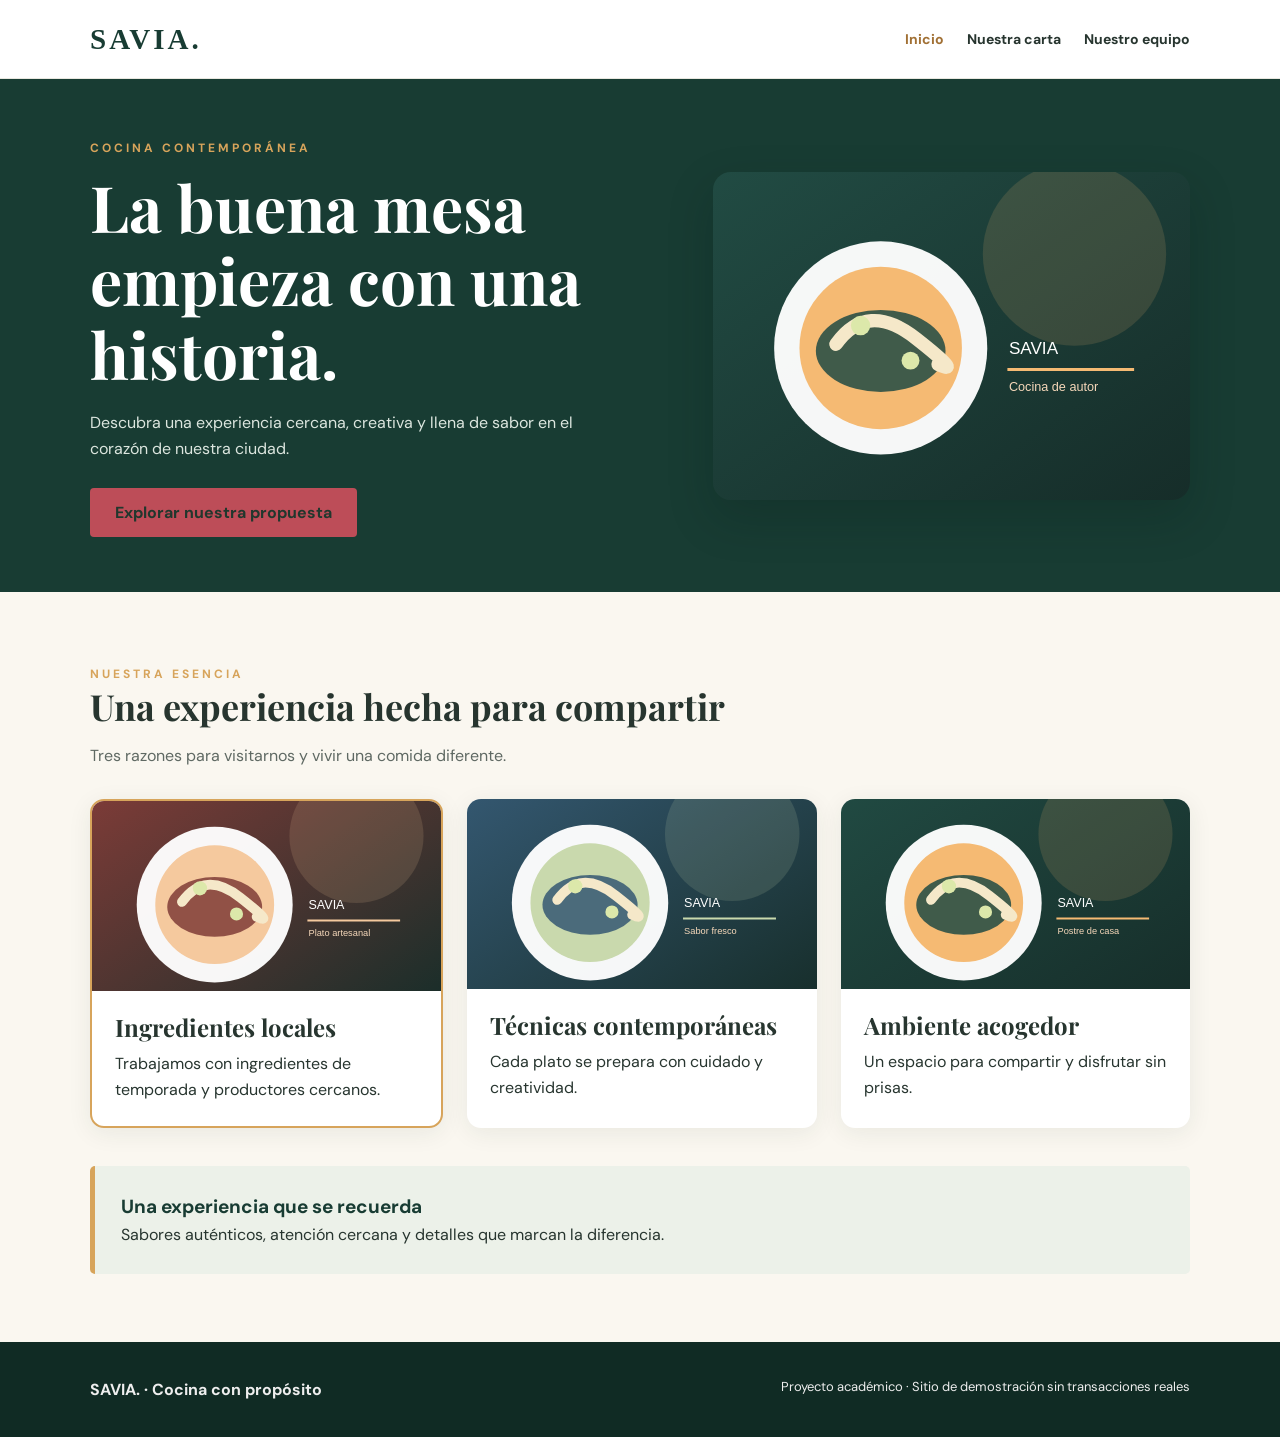
<file: index.html>
<!doctype html>
<html lang="es">
  <head>
    <meta charset="utf-8" />
    <meta content="width=device-width, initial-scale=1.0" name="viewport" />
    <title>SAVIA | Inicio</title>
    <link href="css/styles.css" rel="stylesheet" />
  </head>
  <body>
    <header class="site-header">
      <div class="container nav-inner">
        <a class="logo" href="index.html"> SAVIA. </a>
        <nav aria-label="Navegaci&oacute;n principal" class="nav-links">
          <a aria-current="page" href="index.html"> Inicio </a>
          <a class="nav-contact" href="pages/carta.html"> Nuestra carta </a>
          <a class="nav-contact" href="pages/equipo.html"> Nuestro equipo </a>
        </nav>
      </div>
    </header>

    <main>
      <section class="hero">
        <div class="container hero-grid">
          <div>
            <span class="eyebrow"> Cocina contempor&aacute;nea </span>
            <h1>La buena mesa empieza con una historia.</h1>
            <p>
              Descubra una experiencia cercana, creativa y llena de sabor en el
              coraz&oacute;n de nuestra ciudad.
            </p>
            <a class="btn" href="pages/carta.html" id="hero-action">
              Explorar nuestra propuesta
            </a>
          </div>
          <img
            alt="Ilustraci&oacute;n de gastronom&iacute;a Savia"
            src="images/hero.svg"
          />
        </div>
      </section>
      <section class="section container">
        <div class="section-heading">
          <span class="eyebrow"> Nuestra esencia </span>
          <h2>Una experiencia hecha para compartir</h2>
          <p class="muted">
            Tres razones para visitarnos y vivir una comida diferente.
          </p>
        </div>
        <div class="feature-layout">
          <article class="tile card-highlight">
            <img
              alt="Presentaci&oacute;n gastron&oacute;mica 1"
              src="images/plato-1.svg"
            />
            <div class="tile-copy">
              <h3>Ingredientes locales</h3>
              <p>
                Trabajamos con ingredientes de temporada y productores cercanos.
              </p>
            </div>
          </article>
          <article class="tile">
            <img
              alt="Presentaci&oacute;n gastron&oacute;mica 2"
              src="images/plato-2.svg"
            />
            <div class="tile-copy">
              <h3>T&eacute;cnicas contempor&aacute;neas</h3>
              <p>Cada plato se prepara con cuidado y creatividad.</p>
            </div>
          </article>
          <article class="tile">
            <img
              alt="Presentaci&oacute;n gastron&oacute;mica 3"
              src="images/plato-3.svg"
            />
            <div class="tile-copy">
              <h3>Ambiente acogedor</h3>
              <p>Un espacio para compartir y disfrutar sin prisas.</p>
            </div>
          </article>
        </div>
        <div class="statement">
          <p class="statement-title" id="statement-title">
            Una experiencia que se recuerda
          </p>
          <p>
            Sabores aut&eacute;nticos, atenci&oacute;n cercana y detalles que
            marcan la diferencia.
          </p>
        </div>
      </section>
    </main>
    <footer class="site-footer">
      <div class="container footer-inner">
        <strong> SAVIA. &middot; Cocina con prop&oacute;sito </strong>
        <p>
          Proyecto acad&eacute;mico &middot; Sitio de demostraci&oacute;n sin
          transacciones reales
        </p>
      </div>
    </footer>
  </body>
</html>
</file>
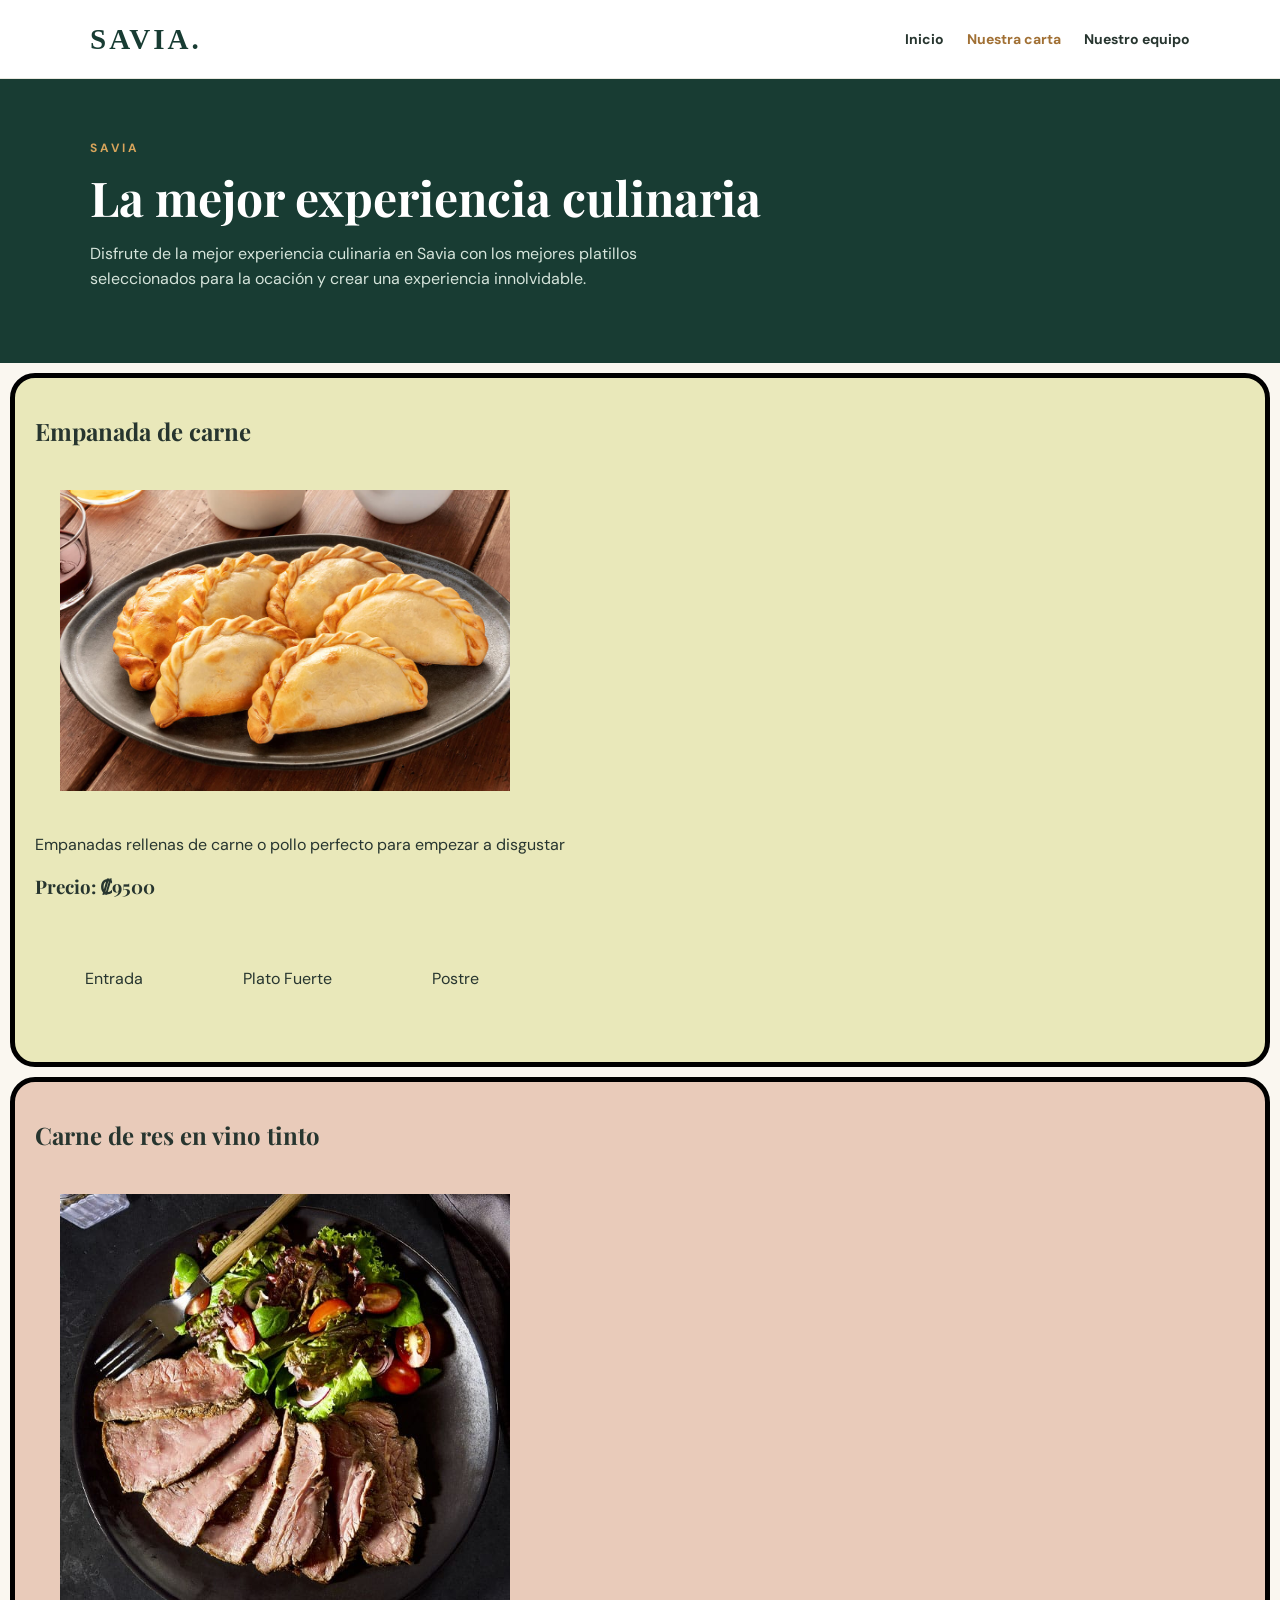
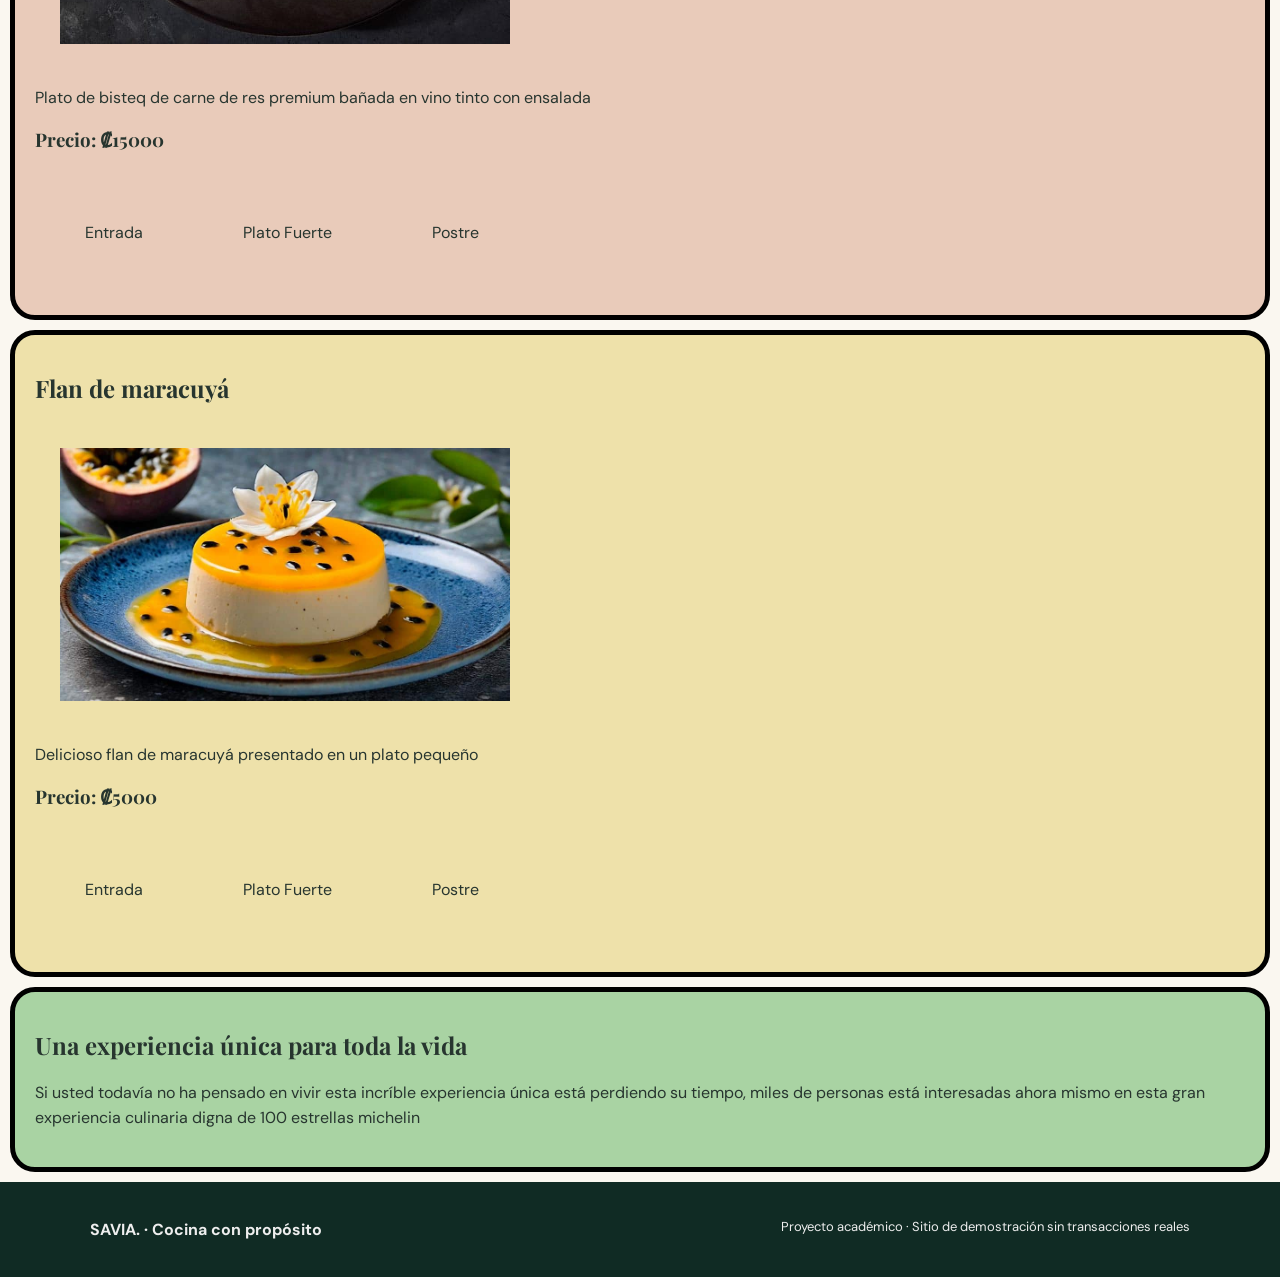
<file: pages/carta.html>
<!doctype html>
<html lang="en">
  <head>
    <meta charset="UTF-8" />
    <meta name="viewport" content="width=device-width, initial-scale=1.0" />
    <title>Carta</title>
    <link href="../css/styles.css" rel="stylesheet" />
    <link href="../css/carta.css" rel="stylesheet" />
  </head>
  <main>
    <body>
      <header class="site-header">
        <div class="container nav-inner">
          <a class="logo" href="../index.html"> SAVIA. </a>
          <nav aria-label="Navegaci&oacute;n principal" class="nav-links">
            <a href="../index.html"> Inicio </a>
            <a class="nav-contact" aria-current="page" href="carta.html"> Nuestra carta </a>
            <a class="nav-contact" href="equipo.html"> Nuestro equipo </a>
          </nav>
        </div>
      </header>

      <section class="page-hero">
        <div class="container">
          <span class="eyebrow"> SAVIA </span>
          <h1>La mejor experiencia culinaria</h1>
          <p>
            Disfrute de la mejor experiencia culinaria en Savia con los mejores
            platillos seleccionados para la ocación y crear una experiencia
            innolvidable.
          </p>
        </div>
      </section>

      <div class="experiencia">
        <div class="entrada" id="entrada">
          <h2>Empanada de carne</h2>
          <img src="../images/empanada.jpg" alt="empanada" />
          <p>
            Empanadas rellenas de carne o pollo perfecto para empezar a
            disgustar
          </p>
          <h3>Precio: ₡9500</h3>
          <nav class="platos">
            <a href="#entrada">Entrada</a>
            <a href="#plato-fuerte">Plato Fuerte</a>
            <a href="#postre">Postre</a>
          </nav>
        </div>

        <div class="plato-fuerte" id="plato-fuerte">
          <h2>Carne de res en vino tinto</h2>
          <img src="../images/res.jpg" alt="carne de res" />
          <p>
            Plato de bisteq de carne de res premium bañada en vino tinto con
            ensalada
          </p>
          <h3>Precio: ₡15000</h3>
          <nav class="platos">
            <a href="#entrada">Entrada</a>
            <a href="#plato-fuerte">Plato Fuerte</a>
            <a href="#postre">Postre</a>
          </nav>
        </div>

        <div class="postre" id="postre">
          <h2>Flan de maracuyá</h2>
          <img src="../images/maracuya.jpg" alt="maracuya" />
          <p>Delicioso flan de maracuyá presentado en un plato pequeño</p>
          <h3>Precio: ₡5000</h3>
          <nav class="platos">
            <a href="#entrada">Entrada</a>
            <a href="#plato-fuerte">Plato Fuerte</a>
            <a href="#postre">Postre</a>
          </nav>
        </div>

        <div class="final">
          <h2>Una experiencia única para toda la vida</h2>
          <p>Si usted todavía no ha pensado en vivir esta incríble experiencia única está perdiendo su tiempo, miles de personas está interesadas ahora mismo en esta gran experiencia culinaria digna de 100 estrellas michelin</p>
        </div>
      </div>
    </body>
  </main>
  <footer class="site-footer">
    <div class="container footer-inner">
      <strong> SAVIA. &middot; Cocina con prop&oacute;sito </strong>
      <p>
        Proyecto acad&eacute;mico &middot; Sitio de demostraci&oacute;n sin
        transacciones reales
      </p>
    </div>
  </footer>
</html>
</file>
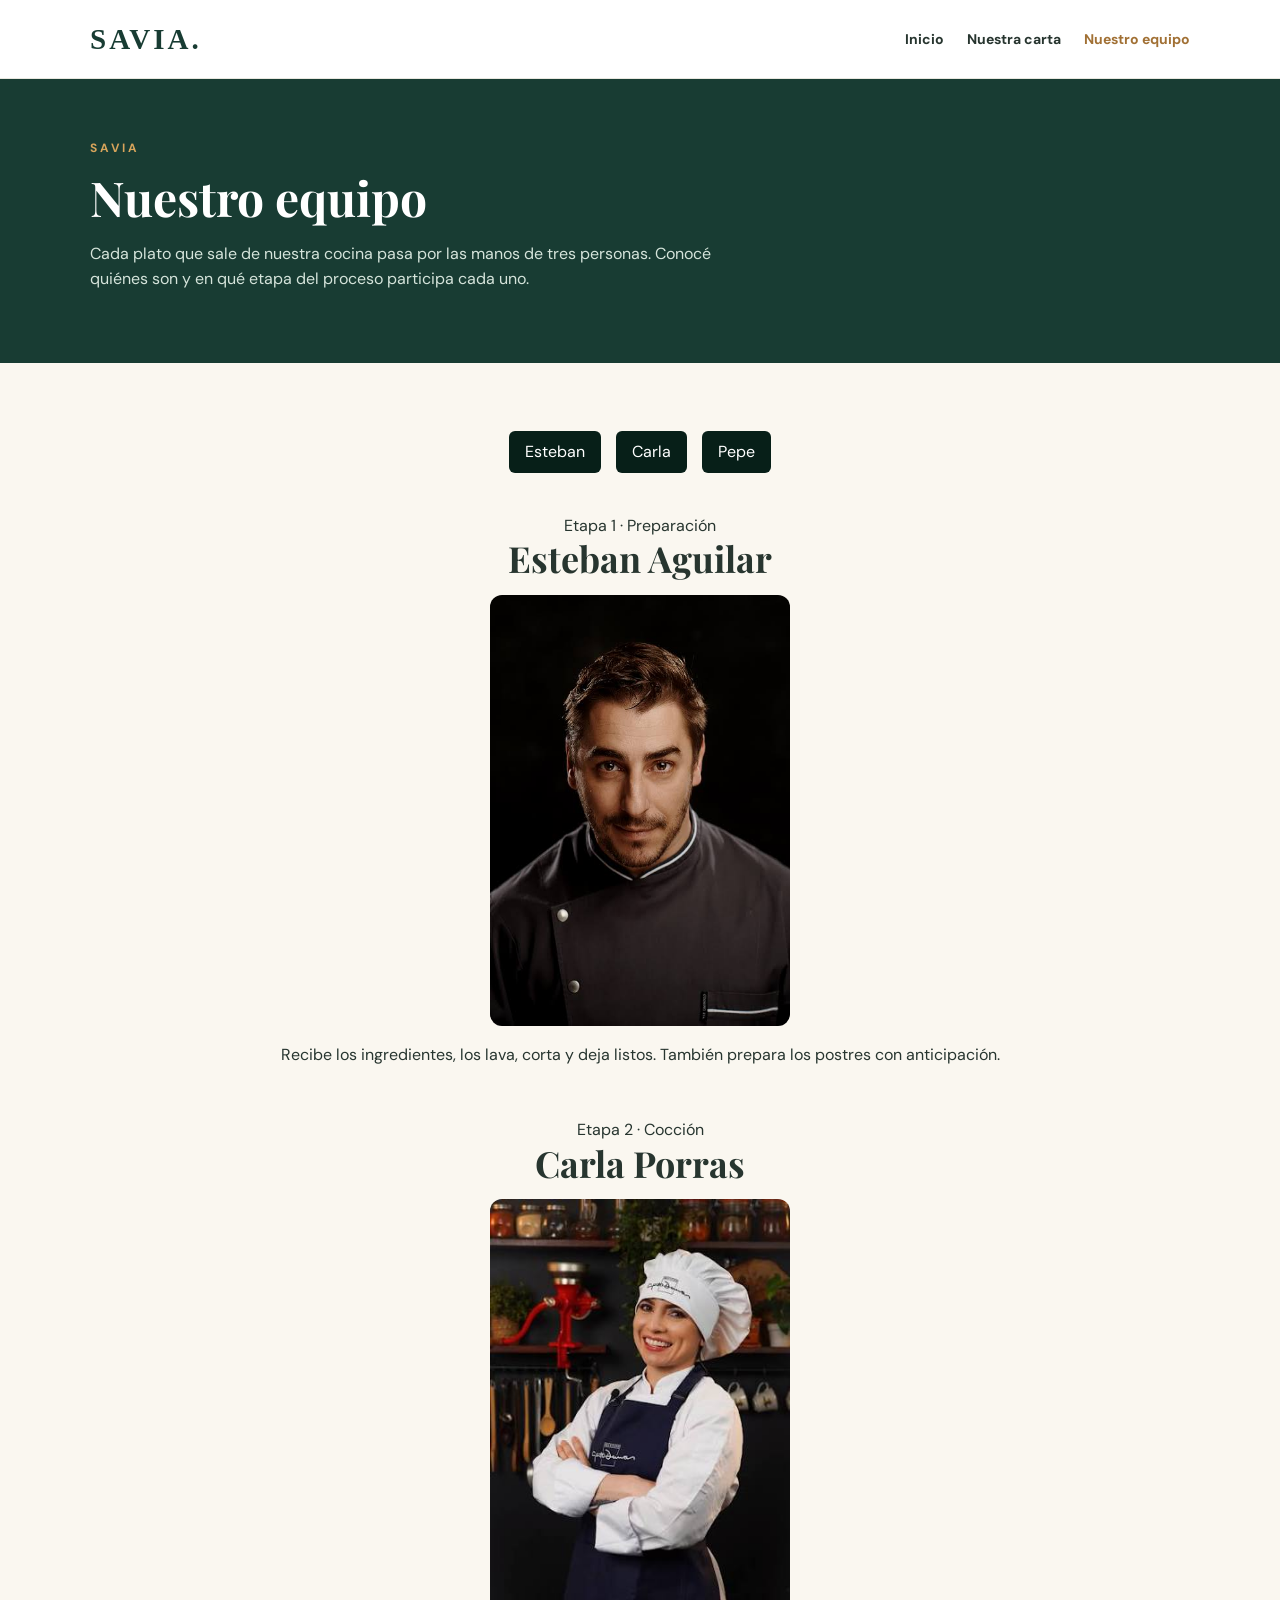
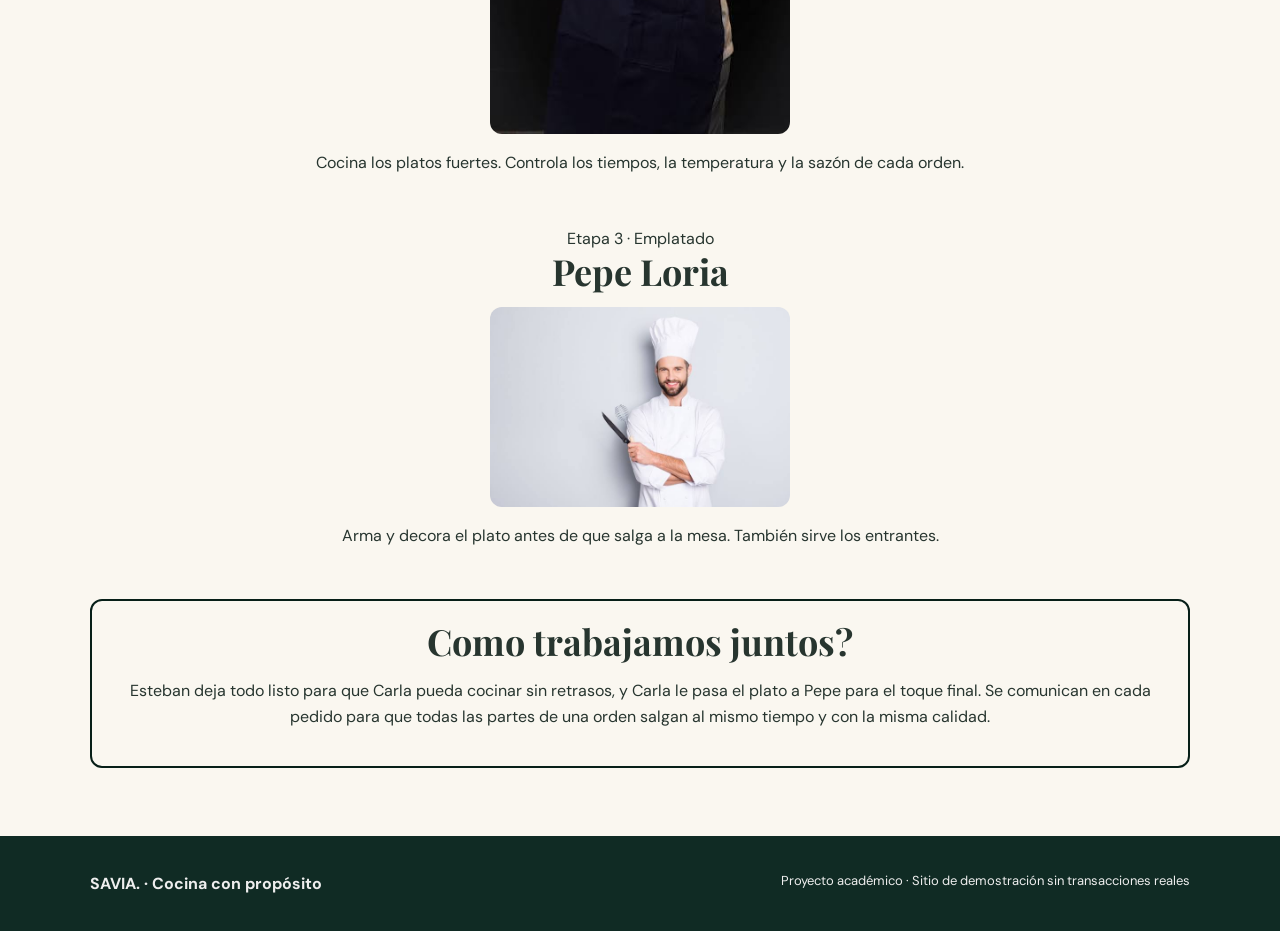
<file: pages/equipo.html>
<!doctype html>
<html lang="es">
  <head>
    <meta charset="utf-8" />
    <meta content="width=device-width, initial-scale=1.0" name="viewport" />
    <title>SAVIA | Nuestro equipo</title>
    <link href="../css/styles.css" rel="stylesheet" />
    <link href="../css/equipo.css" rel="stylesheet" />
  </head>
  <body>
    <header class="site-header">
      <div class="container nav-inner">
        <a class="logo" href="../index.html"> SAVIA. </a>
        <nav aria-label="Navegaci&oacute;n principal" class="nav-links">
          <a href="../index.html"> Inicio </a>
          <a class="nav-contact" href="carta.html"> Nuestra carta </a>
          <a class="nav-contact" aria-current="page" href="equipo.html">
            Nuestro equipo
          </a>
        </nav>
      </div>
    </header>

    <section class="page-hero">
      <div class="container">
        <span class="eyebrow"> SAVIA </span>
        <h1>Nuestro equipo</h1>
        <p>
          Cada plato que sale de nuestra cocina pasa por las manos de tres
          personas. Conoc&eacute; qui&eacute;nes son y en qu&eacute; etapa del
          proceso participa cada uno.
        </p>
      </div>
    </section>

    <main class="section container">
      <nav class="equipo-nav" aria-label="Integrantes del equipo">
        <a href="#esteban">Esteban</a>
        <a href="#carla">Carla</a>
        <a href="#pepe">Pepe</a>
      </nav>

      <section id="esteban" class="integrante">
        <span class="etapa">Etapa 1 &middot; Preparaci&oacute;n</span>
        <h2>Esteban Aguilar</h2>
        <img
          src="../Cocinero postres.jpg"
          alt="Esteban Aguilar, encargado de postres"
        />
        <p>
          Recibe los ingredientes, los lava, corta y deja listos. Tambi&eacute;n
          prepara los postres con anticipaci&oacute;n.
        </p>
      </section>

      <section id="carla" class="integrante">
        <span class="etapa">Etapa 2 &middot; Cocci&oacute;n</span>
        <h2>Carla Porras</h2>
        <img
          src="../Platos fuertes.jpg"
          alt="Carla Porras, encargada de platos fuertes"
        />
        <p>
          Cocina los platos fuertes. Controla los tiempos, la temperatura y la
          saz&oacute;n de cada orden.
        </p>
      </section>

      <section id="pepe" class="integrante">
        <span class="etapa">Etapa 3 &middot; Emplatado</span>
        <h2>Pepe Loria</h2>
        <img src="../Entrantes.jpg" alt="Pepe Loria, encargado de entrantes" />
        <p>
          Arma y decora el plato antes de que salga a la mesa. Tambi&eacute;n
          sirve los entrantes.
        </p>
      </section>

      <section class="colaboracion">
        <h2>Como trabajamos juntos?</h2>
        <p>
          Esteban deja todo listo para que Carla pueda cocinar sin retrasos, y
          Carla le pasa el plato a Pepe para el toque final. Se comunican en
          cada pedido para que todas las partes de una orden salgan al mismo
          tiempo y con la misma calidad.
        </p>
      </section>
    </main>

    <footer class="site-footer">
      <div class="container footer-inner">
        <strong> SAVIA. &middot; Cocina con prop&oacute;sito </strong>
        <p>
          Proyecto acad&eacute;mico &middot; Sitio de demostraci&oacute;n sin
          transacciones reales
        </p>
      </div>
    </footer>
  </body>
</html>
</file>
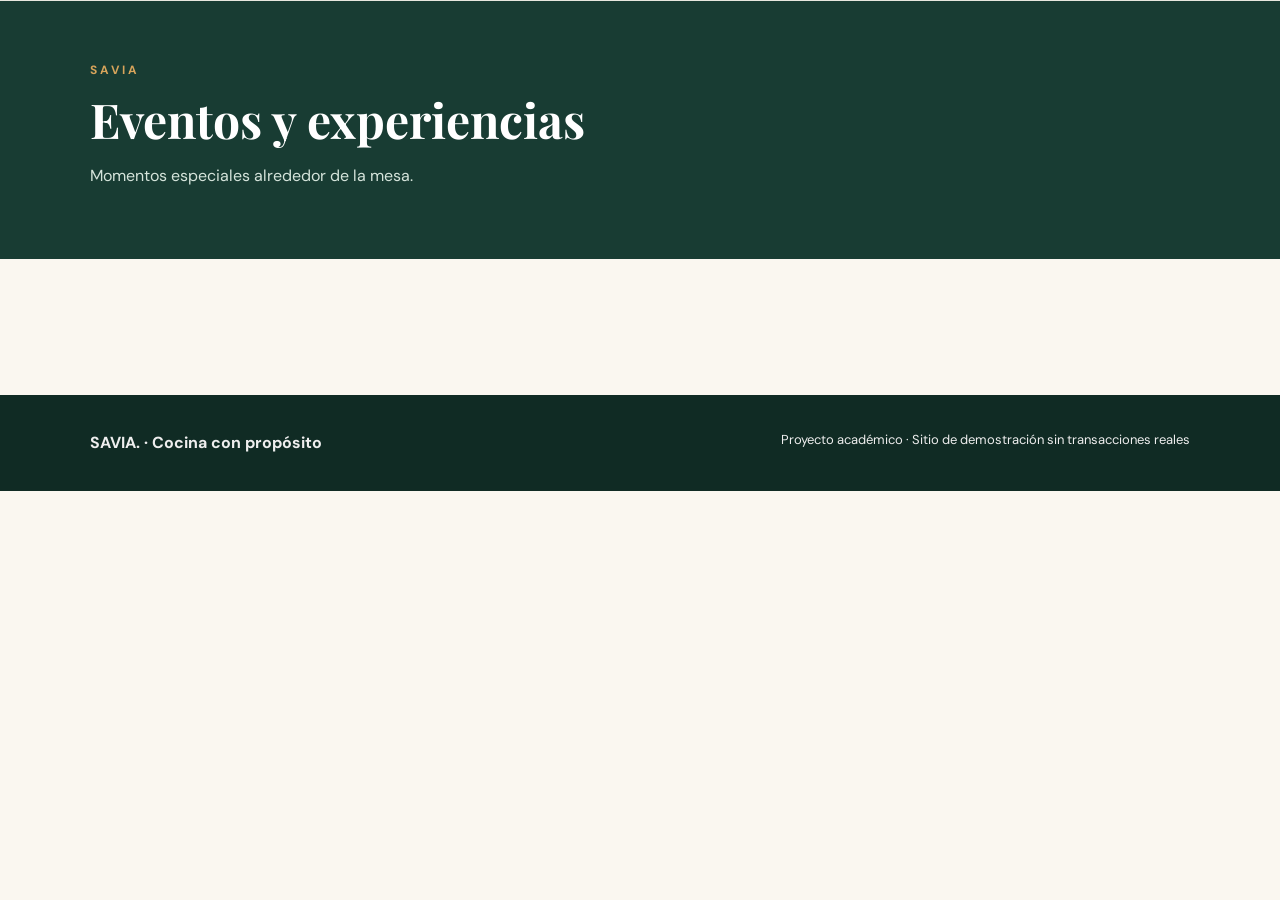
<file: pages/eventos.html>
<!doctype html>
<html lang="es">
  <head>
    <meta charset="utf-8" />
    <meta content="width=device-width, initial-scale=1.0" name="viewport" />
    <title>SAVIA | Eventos y experiencias</title>
    <link href="../css/styles.css" rel="stylesheet" />
  </head>
  <body>
    <header class="site-header">
      <!-- Espacio de trabajo: está pendiente de implementación. -->
    </header>

    <section class="page-hero">
      <div class="container">
        <span class="eyebrow"> SAVIA </span>
        <h1>Eventos y experiencias</h1>
        <p>Momentos especiales alrededor de la mesa.</p>
      </div>
    </section>
    <main class="section container">
      <!-- Espacio de trabajo: esta página está pendiente de implementación. -->
    </main>
    <footer class="site-footer">
      <div class="container footer-inner">
        <strong> SAVIA. &middot; Cocina con prop&oacute;sito </strong>
        <p>
          Proyecto acad&eacute;mico &middot; Sitio de demostraci&oacute;n sin
          transacciones reales
        </p>
      </div>
    </footer>
  </body>
</html>
</file>
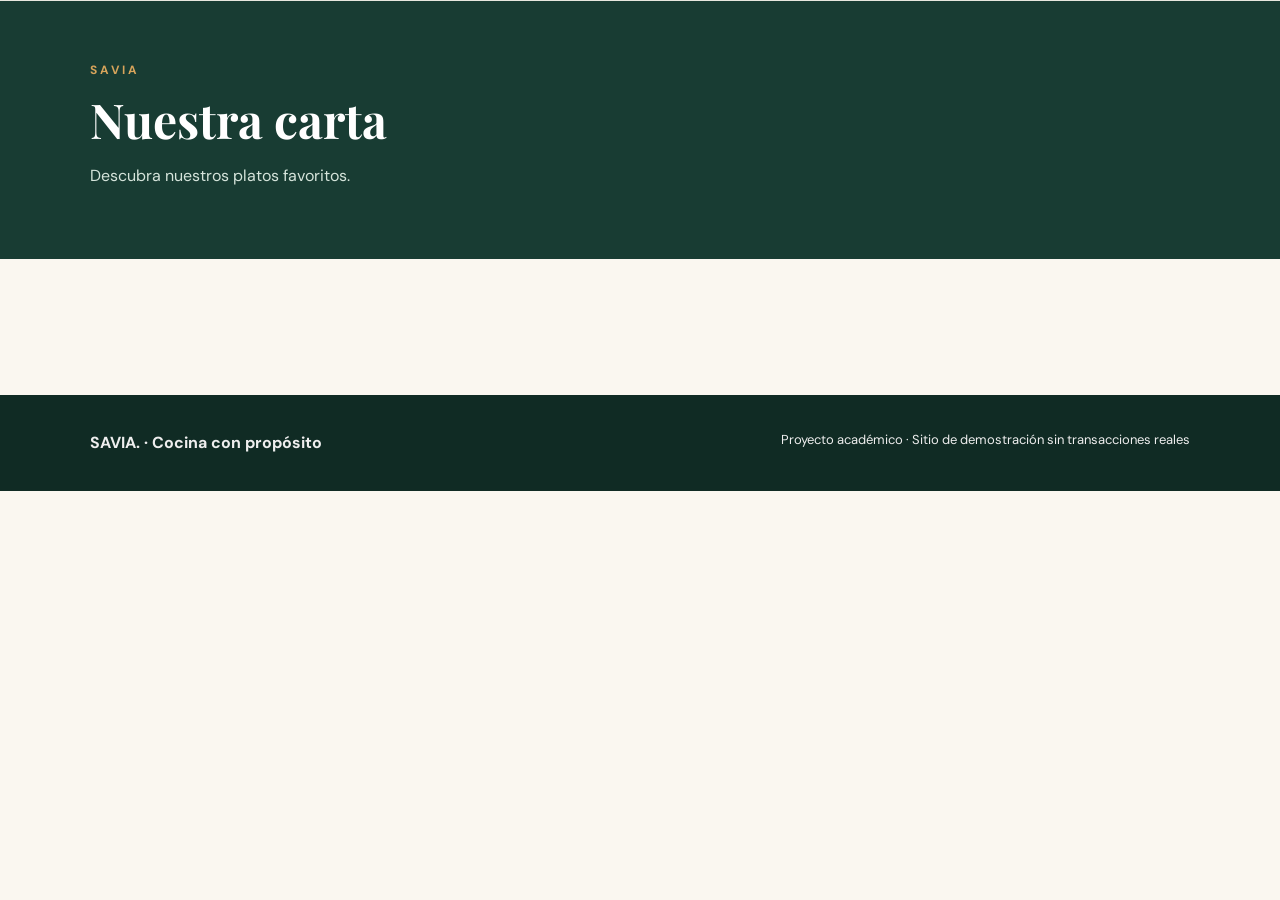
<file: pages/menu.html>
<!doctype html>
<html lang="es">
  <head>
    <meta charset="utf-8" />
    <meta content="width=device-width, initial-scale=1.0" name="viewport" />
    <title>SAVIA | Nuestra carta</title>
    <link href="../css/styles.css" rel="stylesheet" />
  </head>
  <body>
    <header class="site-header">
      <!-- Espacio de trabajo: está pendiente de implementación. -->
    </header>

    <section class="page-hero">
      <div class="container">
        <span class="eyebrow"> SAVIA </span>
        <h1>Nuestra carta</h1>
        <p>Descubra nuestros platos favoritos.</p>
      </div>
    </section>
    <main class="section container">
      <!-- Espacio de trabajo: esta página está pendiente de implementación. -->
    </main>
    <footer class="site-footer">
      <div class="container footer-inner">
        <strong> SAVIA. &middot; Cocina con prop&oacute;sito </strong>
        <p>
          Proyecto acad&eacute;mico &middot; Sitio de demostraci&oacute;n sin
          transacciones reales
        </p>
      </div>
    </footer>
  </body>
</html>
</file>
<file: css/styles.css>
@import url("https://fonts.googleapis.com/css2?family=DM+Sans:wght@400;500;600;700&family=Playfair+Display:wght@600;700&display=swap");
:root {
  --forest: #183c33;
  --cream: #faf7f0;
  --gold: #d7a45b;
  --ink: #27352f;
  --mute: #5f6963;
}
* {
  box-sizing: border-box;
}
body {
  margin: 0;
  background: var(--cream);
  color: var(--ink);
  font-family: "DM Sans", Arial, sans-serif;
  line-height: 1.6;
}
h1,
h2,
h3 {
  font-family: "Playfair Display", Georgia, serif;
  line-height: 1.15;
}
a {
  color: inherit;
  text-decoration: none;
}
.experiencia .title img{
  width: 100%;
  height: auto;
  object-fit: cover;
}
img {
  display: block;
  max-width: 100%;
}
.container {
  width: min(1100px, calc(100% - 40px));
  margin-inline: auto;
}
.site-header {
  background: #fff;
  border-bottom: 1px solid #e8e7df;
}
.nav-inner {
  display: flex;
  align-items: center;
  justify-content: space-between;
  gap: 24px;
  min-height: 78px;
}
.logo {
  font-family: Georgia, serif;
  font-size: 29px;
  font-weight: bold;
  letter-spacing: 3px;
  color: var(--forest);
}
.nav-links {
  display: flex;
  align-items: center;
  gap: 23px;
  flex-wrap: wrap;
}
.nav-links a {
  font-size: 14px;
  font-weight: 700;
}
.nav-links a:hover,
.nav-links a[aria-current="page"] {
  color: #a17034;
}
.hero {
  background: var(--forest);
  color: white;
}
.hero-grid {
  display: grid;
  grid-template-columns: 1.1fr 0.9fr;
  gap: 40px;
  align-items: center;
  min-height: 440px;
  padding-block: 55px;
}
.hero h1 {
  font-size: clamp(36px, 5vw, 65px);
  margin: 10px 0 20px;
}
.hero p {
  max-width: 540px;
  color: #dce6df;
}
.hero img {
  width: 100%;
  border-radius: 18px;
  box-shadow: 0 18px 45px #071f183d;
}
.eyebrow {
  text-transform: uppercase;
  letter-spacing: 3px;
  font-size: 12px;
  font-weight: 700;
  color: var(--gold);
}
.btn {
  display: inline-block;
  background: var(--gold);
  color: #21372d;
  padding: 12px 25px;
  border-radius: 4px;
  font-weight: 700;
  margin-top: 10px;
}
.btn:hover {
  filter: brightness(0.93);
}
.section {
  padding-block: 68px;
}
.section h2 {
  font-size: 36px;
  margin: 0 0 15px;
}
.muted {
  color: var(--mute);
}
.feature-layout {
  display: flex;
  gap: 24px;
  margin-top: 30px;
}
.tile {
  background: white;
  border-radius: 14px;
  overflow: hidden;
  box-shadow: 0 5px 25px #173b2d13;
  flex: 1;
}
.tile img {
  height: 190px;
  width: 100%;
  object-fit: cover;
}
.tile-copy {
  padding: 23px;
}
.tile h3 {
  font-size: 24px;
  margin: 0 0 10px;
}
.tile p {
  margin: 0;
}
.statement {
  background: #ecf1e9;
  padding: 26px;
  border-left: 5px solid var(--gold);
  border-radius: 5px;
  margin-top: 38px;
}
.statement p {
  margin: 0;
}
.statement-title {
  font-size: 19px;
  font-weight: 700;
  color: var(--forest);
}
.section-heading {
  max-width: 690px;
}
.site-footer {
  background: #102b24;
  color: #eee;
  padding: 35px 0;
}
.footer-inner {
  display: flex;
  justify-content: space-between;
  gap: 20px;
  flex-wrap: wrap;
}
.footer-inner p {
  margin: 0;
  font-size: 13px;
}
.page-hero {
  background: var(--forest);
  color: white;
  padding: 55px 0;
}
.page-hero h1 {
  font-size: 48px;
  margin: 10px 0;
}
.page-hero p {
  max-width: 650px;
  color: #d5e4db;
}
.page-grid {
  display: grid;
  grid-template-columns: repeat(3, minmax(0, 1fr));
  gap: 24px;
  margin-top: 28px;
}
.page-grid .tile img {
  height: 185px;
}
.cta {
  padding: 22px;
  margin-top: 30px;
  background: #edf1ea;
  border-radius: 10px;
  font-weight: 600;
}
@media (max-width: 760px) {
  .nav-inner {
    align-items: flex-start;
    flex-direction: column;
    padding-block: 18px;
  }
  .nav-links {
    gap: 12px;
  }
  .hero-grid {
    grid-template-columns: 1fr;
  }
  .feature-layout {
    display: flex;
    flex-direction: column;
  }
  .page-grid {
    display: grid;
    grid-template-columns: 1fr;
  }
  .hero h1 {
    font-size: 39px;
  }
  .page-hero h1 {
    font-size: 37px;
  }
}
.card-highlight {
  border: 2px solid #d7a45b;
}

#hero-action {
  background: #bd4d58;
}
@media (max-width: 375px) {
  .nav-inner {
    flex-direction: row;
  }
  .nav-links {
    flex-wrap: nowrap;
  }
}
</file>
<file: css/carta.css>
@import url("https://fonts.googleapis.com/css2?family=DM+Sans:wght@400;500;600;700&family=Playfair+Display:wght@600;700&display=swap");
:root {
  --forest: #183c33;
  --cream: #faf7f0;
  --gold: #d7a45b;
  --ink: #27352f;
  --mute: #5f6963;
}
* {
  box-sizing: border-box;
}
body {
  margin: 0;
  background: var(--cream);
  color: var(--ink);
  font-family: "DM Sans", Arial, sans-serif;
  line-height: 1.6;
}
h1,
h2,
h3 {
  font-family: "Playfair Display", Georgia, serif;
  line-height: 1.15;
}
a {
  color: inherit;
  text-decoration: none;
}
img {
  padding: 25px;
  display: block;
  max-width: 500px;
  max-height: 500px;
}

.entrada {
  background-color: #e9e8ba;
  padding: 20px;
  margin: 10px;
  border: 5px solid black;
  border-radius: 25px;
}

.plato-fuerte {
  background-color: #e9cbba;
  padding: 20px;
  margin: 10px;
  border: 5px solid black;
  border-radius: 25px;
}

.postre {
  background-color: #eee1aa;
  padding: 20px;
  margin: 10px;
  border: 5px solid black;
  border-radius: 25px;
}
.experiencia img{
  width: 100%;
  height: auto;
  object-fit: cover;
}

.platos {
  display: flex;
  flex-wrap: wrap;
}

.platos a {
  padding: 25px;
  margin: 25px;
}
.final {
  background-color: #a9d3a3;
  padding: 20px;
  margin: 10px;
  border: 5px solid black;
  border-radius: 25px;
}
.container {
  width: min(1100px, calc(100% - 40px));
  margin-inline: auto;
}
.site-header {
  background: #fff;
  border-bottom: 1px solid #e8e7df;
}
.nav-inner {
  display: flex;
  align-items: center;
  justify-content: space-between;
  gap: 24px;
  min-height: 78px;
}
.logo {
  font-family: Georgia, serif;
  font-size: 29px;
  font-weight: bold;
  letter-spacing: 3px;
  color: var(--forest);
}
.nav-links {
  display: flex;
  align-items: center;
  gap: 23px;
  flex-wrap: wrap;
}
.nav-links a {
  font-size: 14px;
  font-weight: 700;
}
.nav-links a:hover,
.nav-links a[aria-current="page"] {
  color: #a17034;
}
.site-footer {
  background: #102b24;
  color: #eee;
  padding: 35px 0;
}
.footer-inner {
  display: flex;
  justify-content: space-between;
  gap: 20px;
  flex-wrap: wrap;
}
.footer-inner p {
  margin: 0;
  font-size: 13px;
}
.page-hero {
  background: var(--forest);
  color: white;
  padding: 55px 0;
}
.page-hero h1 {
  font-size: 48px;
  margin: 10px 0;
}
.page-hero p {
  max-width: 650px;
  color: #d5e4db;
}
.page-grid {
  display: grid;
  grid-template-columns: repeat(3, minmax(0, 1fr));
  gap: 24px;
  margin-top: 28px;
}
.page-grid .tile img {
  height: 185px;
}
.cta {
  padding: 22px;
  margin-top: 30px;
  background: #edf1ea;
  border-radius: 10px;
  font-weight: 600;
}

@media (max-width: 375px) {
  .nav-inner {
    flex-direction: row;
  }
  .nav-links {
    flex-wrap: nowrap;
  }
}
</file>
<file: css/equipo.css>
.equipo-nav {
  display: flex;
  justify-content: center;
  gap: 15px;
  margin-bottom: 40px;
}
.equipo-nav a {
  padding: 8px 16px;
  background: #071f18;
  color: white;
  text-decoration: none;
  border-radius: 6px;
}
.integrante {
  text-align: center;
  margin-bottom: 50px;
}
.integrante img {
  display: block;
  margin: 0 auto;
  width: 300px;
  max-width: 100%;
  border-radius: 12px;
}
.colaboracion {
  text-align: center;
  padding: 20px;
  border: 2px solid #071f18;
  border-radius: 12px;
}
@media (max-width: 768px) {
  .equipo-nav {
    flex-direction: column;
    align-items: center;
  }
}
</file>
